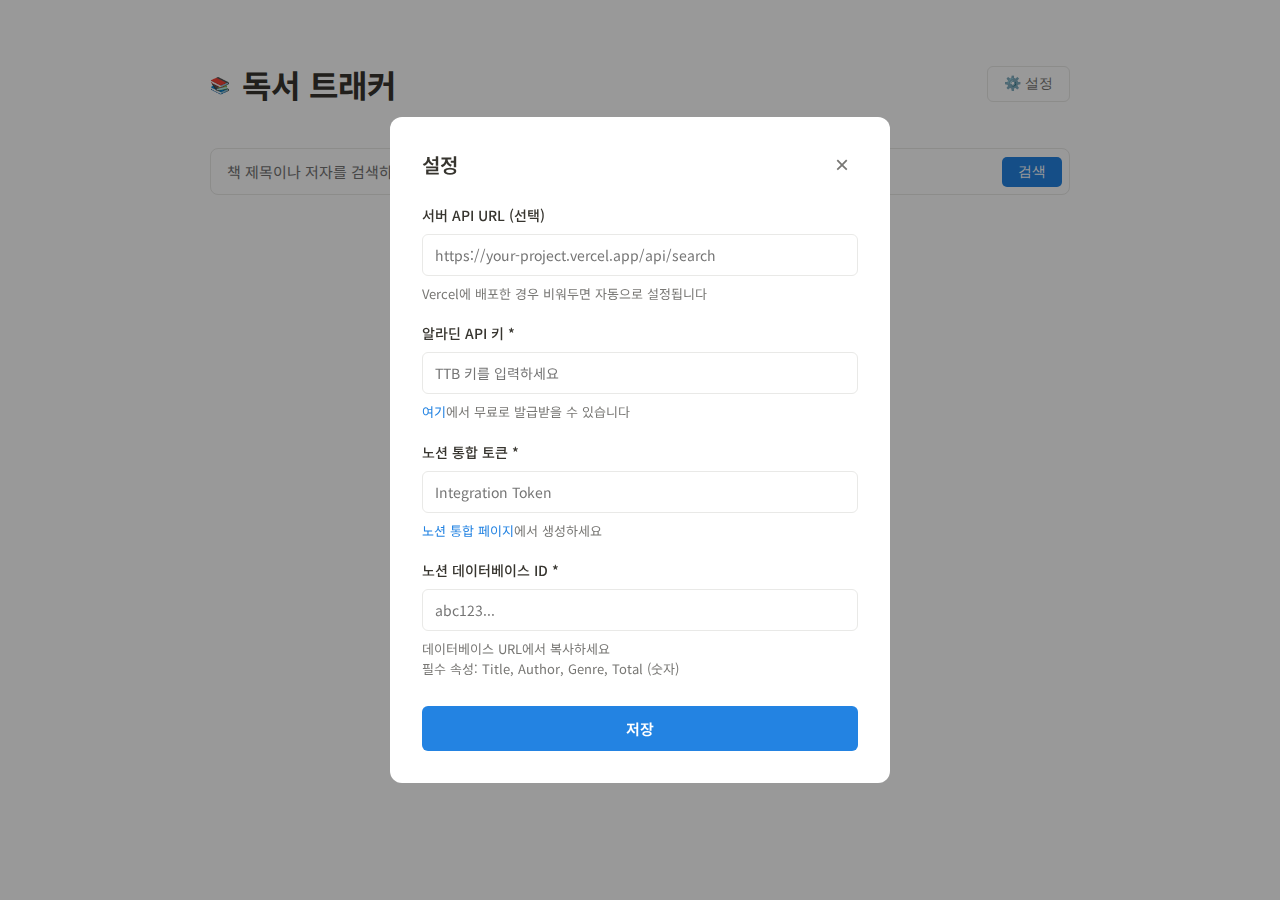
<file: index.html>
<!DOCTYPE html>
<html lang="ko">
<head>
    <meta charset="UTF-8">
    <meta name="viewport" content="width=device-width, initial-scale=1.0">
    <title>Add Book</title>
    <link rel="preconnect" href="https://fonts.googleapis.com">
    <link rel="preconnect" href="https://fonts.gstatic.com" crossorigin>
    <link href="https://fonts.googleapis.com/css2?family=Noto+Sans+KR:wght@300;400;500;600;700&display=swap" rel="stylesheet">
    <style>
        * {
            margin: 0;
            padding: 0;
            box-sizing: border-box;
        }

        :root {
            --bg: #ffffff;
            --text: #37352f;
            --text-secondary: #787774;
            --border: #e9e9e7;
            --hover: #f7f6f3;
            --primary: #2383e2;
            --primary-hover: #1a6dc9;
            --success: #0f7b6c;
            --error: #e03e3e;
        }

        body {
            font-family: 'Noto Sans KR', -apple-system, sans-serif;
            background: var(--bg);
            color: var(--text);
            line-height: 1.5;
            min-height: 100vh;
        }

        .container {
            max-width: 900px;
            margin: 0 auto;
            padding: 60px 20px 40px;
        }

        /* 헤더 */
        .header {
            display: flex;
            align-items: center;
            gap: 12px;
            margin-bottom: 40px;
        }

        .title {
            font-size: 32px;
            font-weight: 700;
            color: var(--text);
        }

        .settings-btn {
            margin-left: auto;
            padding: 8px 16px;
            background: transparent;
            border: 1px solid var(--border);
            border-radius: 6px;
            color: var(--text-secondary);
            font-size: 14px;
            cursor: pointer;
            transition: all 0.2s;
        }

        .settings-btn:hover {
            background: var(--hover);
        }

        /* 검색 박스 */
        .search-section {
            margin-bottom: 32px;
        }

        .search-box {
            position: relative;
            width: 100%;
        }

        .search-input {
            width: 100%;
            padding: 12px 48px 12px 16px;
            border: 1px solid var(--border);
            border-radius: 8px;
            font-size: 15px;
            font-family: 'Noto Sans KR', sans-serif;
            transition: all 0.2s;
        }

        .search-input:focus {
            outline: none;
            border-color: var(--primary);
            box-shadow: 0 0 0 2px rgba(35, 131, 226, 0.1);
        }

        .search-btn {
            position: absolute;
            right: 8px;
            top: 50%;
            transform: translateY(-50%);
            padding: 6px 16px;
            background: var(--primary);
            color: white;
            border: none;
            border-radius: 5px;
            font-size: 14px;
            font-weight: 500;
            cursor: pointer;
            transition: background 0.2s;
        }

        .search-btn:hover {
            background: var(--primary-hover);
        }

        /* 메시지 */
        .message {
            padding: 12px 16px;
            border-radius: 8px;
            font-size: 14px;
            margin-bottom: 16px;
        }

        .message.success {
            background: #e6fcf5;
            color: var(--success);
        }

        .message.error {
            background: #ffe2dd;
            color: var(--error);
        }

        .message.loading {
            background: var(--hover);
            color: var(--text-secondary);
        }

        /* 책 리스트 */
        .book-grid {
            display: grid;
            grid-template-columns: repeat(auto-fill, minmax(140px, 1fr));
            gap: 24px;
            margin-top: 24px;
        }

        .book-item {
            cursor: pointer;
            transition: transform 0.2s;
        }

        .book-item:hover {
            transform: translateY(-4px);
        }

        .book-cover-wrapper {
            position: relative;
            width: 100%;
            aspect-ratio: 2/3;
            margin-bottom: 12px;
            border-radius: 8px;
            overflow: hidden;
            box-shadow: 0 2px 8px rgba(0,0,0,0.1);
        }

        .book-cover {
            width: 100%;
            height: 100%;
            object-fit: cover;
        }

        .book-item.selected .book-cover-wrapper {
            outline: 3px solid var(--primary);
        }

        .book-title {
            font-size: 14px;
            font-weight: 500;
            color: var(--text);
            margin-bottom: 4px;
            overflow: hidden;
            text-overflow: ellipsis;
            display: -webkit-box;
            -webkit-line-clamp: 2;
            -webkit-box-orient: vertical;
            line-height: 1.4;
        }

        .book-author {
            font-size: 13px;
            color: var(--text-secondary);
            overflow: hidden;
            text-overflow: ellipsis;
            white-space: nowrap;
        }

        /* 추가 버튼 */
        .add-button-wrapper {
            position: fixed;
            bottom: 32px;
            right: 32px;
            z-index: 100;
        }

        .add-button {
            padding: 14px 24px;
            background: var(--primary);
            color: white;
            border: none;
            border-radius: 8px;
            font-size: 15px;
            font-weight: 600;
            cursor: pointer;
            box-shadow: 0 4px 12px rgba(35, 131, 226, 0.3);
            transition: all 0.2s;
            display: none;
            font-family: 'Noto Sans KR', sans-serif;
        }

        .add-button.show {
            display: block;
            animation: slideUp 0.3s ease;
        }

        .add-button:hover {
            background: var(--primary-hover);
            box-shadow: 0 6px 16px rgba(35, 131, 226, 0.4);
            transform: translateY(-2px);
        }

        @keyframes slideUp {
            from {
                opacity: 0;
                transform: translateY(20px);
            }
            to {
                opacity: 1;
                transform: translateY(0);
            }
        }

        /* 설정 모달 */
        .modal {
            display: none;
            position: fixed;
            top: 0;
            left: 0;
            right: 0;
            bottom: 0;
            background: rgba(0,0,0,0.4);
            z-index: 1000;
            align-items: center;
            justify-content: center;
            padding: 20px;
        }

        .modal.show {
            display: flex;
        }

        .modal-content {
            background: white;
            border-radius: 12px;
            padding: 32px;
            max-width: 500px;
            width: 100%;
            max-height: 90vh;
            overflow-y: auto;
        }

        .modal-header {
            display: flex;
            justify-content: space-between;
            align-items: center;
            margin-bottom: 24px;
        }

        .modal-title {
            font-size: 20px;
            font-weight: 600;
        }

        .close-btn {
            background: none;
            border: none;
            font-size: 24px;
            color: var(--text-secondary);
            cursor: pointer;
            padding: 0;
            width: 32px;
            height: 32px;
            display: flex;
            align-items: center;
            justify-content: center;
            border-radius: 4px;
        }

        .close-btn:hover {
            background: var(--hover);
        }

        .input-group {
            margin-bottom: 20px;
        }

        .input-group label {
            display: block;
            font-size: 14px;
            font-weight: 500;
            color: var(--text);
            margin-bottom: 8px;
        }

        .input-group input {
            width: 100%;
            padding: 10px 12px;
            border: 1px solid var(--border);
            border-radius: 6px;
            font-size: 14px;
            font-family: 'Noto Sans KR', sans-serif;
        }

        .input-group input:focus {
            outline: none;
            border-color: var(--primary);
        }

        .help-text {
            font-size: 13px;
            color: var(--text-secondary);
            margin-top: 8px;
            line-height: 1.5;
        }

        .help-text a {
            color: var(--primary);
            text-decoration: none;
        }

        .help-text a:hover {
            text-decoration: underline;
        }

        .save-btn {
            width: 100%;
            padding: 12px;
            background: var(--primary);
            color: white;
            border: none;
            border-radius: 6px;
            font-size: 15px;
            font-weight: 600;
            cursor: pointer;
            margin-top: 8px;
            font-family: 'Noto Sans KR', sans-serif;
        }

        .save-btn:hover {
            background: var(--primary-hover);
        }

        /* 빈 상태 */
        .empty-state {
            text-align: center;
            padding: 80px 20px;
            color: var(--text-secondary);
        }

        .empty-state-icon {
            font-size: 64px;
            margin-bottom: 16px;
            opacity: 0.3;
        }

        .empty-state-text {
            font-size: 15px;
        }

        /* 로딩 스피너 */
        .spinner {
            display: inline-block;
            width: 16px;
            height: 16px;
            border: 2px solid var(--border);
            border-top-color: var(--primary);
            border-radius: 50%;
            animation: spin 0.8s linear infinite;
        }

        @keyframes spin {
            to { transform: rotate(360deg); }
        }

        @media (max-width: 640px) {
            .container {
                padding: 40px 16px 80px;
            }

            .title {
                font-size: 24px;
            }

            .book-grid {
                grid-template-columns: repeat(auto-fill, minmax(120px, 1fr));
                gap: 16px;
            }

            .add-button-wrapper {
                bottom: 20px;
                right: 20px;
            }
        }
    </style>
</head>
<body>
    <div class="container">
        <div class="header">
            <div class="icon">📚</div>
            <h1 class="title">독서 트래커</h1>
            <button class="settings-btn" onclick="openSettings()">⚙️ 설정</button>
        </div>

        <div class="search-section">
            <div class="search-box">
                <input 
                    type="text" 
                    id="searchQuery" 
                    class="search-input" 
                    placeholder="책 제목이나 저자를 검색하세요"
                    onkeypress="if(event.key==='Enter') searchBooks()"
                >
                <button class="search-btn" onclick="searchBooks()">검색</button>
            </div>
        </div>

        <div id="message"></div>
        <div id="results"></div>
    </div>

    <div class="add-button-wrapper">
        <button class="add-button" id="addButton" onclick="addSelectedToNotion()">
            노션에 추가
        </button>
    </div>

    <!-- 설정 모달 -->
    <div class="modal" id="settingsModal">
        <div class="modal-content">
            <div class="modal-header">
                <h2 class="modal-title">설정</h2>
                <button class="close-btn" onclick="closeSettings()">×</button>
            </div>

            <div class="input-group">
                <label for="apiUrl">서버 API URL (선택)</label>
                <input type="text" id="apiUrl" placeholder="https://your-project.vercel.app/api/search">
                <div class="help-text">Vercel에 배포한 경우 비워두면 자동으로 설정됩니다</div>
            </div>

            <div class="input-group">
                <label for="aladinKey">알라딘 API 키 *</label>
                <input type="text" id="aladinKey" placeholder="TTB 키를 입력하세요">
                <div class="help-text">
                    <a href="https://www.aladin.co.kr/ttb/wblog_manage.aspx" target="_blank">여기</a>에서 무료로 발급받을 수 있습니다
                </div>
            </div>

            <div class="input-group">
                <label for="notionToken">노션 통합 토큰 *</label>
                <input type="password" id="notionToken" placeholder="Integration Token">
                <div class="help-text">
                    <a href="https://www.notion.so/my-integrations" target="_blank">노션 통합 페이지</a>에서 생성하세요
                </div>
            </div>

            <div class="input-group">
                <label for="notionDatabase">노션 데이터베이스 ID *</label>
                <input type="text" id="notionDatabase" placeholder="abc123...">
                <div class="help-text">
                    데이터베이스 URL에서 복사하세요<br>
                    필수 속성: Title, Author, Genre, Total (숫자)
                </div>
            </div>

            <button class="save-btn" onclick="saveSettings()">저장</button>
        </div>
    </div>

    <script>
        let selectedBook = null;

        // 초기화
        window.addEventListener('load', () => {
            const apiUrl = localStorage.getItem('apiUrl');
            const aladinKey = localStorage.getItem('aladinKey');
            const notionToken = localStorage.getItem('notionToken');
            const notionDatabase = localStorage.getItem('notionDatabase');

            if (apiUrl) document.getElementById('apiUrl').value = apiUrl;
            if (aladinKey) document.getElementById('aladinKey').value = aladinKey;
            if (notionToken) document.getElementById('notionToken').value = notionToken;
            if (notionDatabase) document.getElementById('notionDatabase').value = notionDatabase;

            // 설정이 없으면 모달 자동 열기
            if (!aladinKey || !notionToken || !notionDatabase) {
                openSettings();
            }
        });

        function openSettings() {
            document.getElementById('settingsModal').classList.add('show');
        }

        function closeSettings() {
            document.getElementById('settingsModal').classList.remove('show');
        }

        function saveSettings() {
            localStorage.setItem('apiUrl', document.getElementById('apiUrl').value.trim());
            localStorage.setItem('aladinKey', document.getElementById('aladinKey').value.trim());
            localStorage.setItem('notionToken', document.getElementById('notionToken').value.trim());
            localStorage.setItem('notionDatabase', document.getElementById('notionDatabase').value.trim());
            
            showMessage('설정이 저장되었습니다', 'success');
            closeSettings();
        }

        function showMessage(text, type = 'loading') {
            const messageDiv = document.getElementById('message');
            messageDiv.innerHTML = `<div class="message ${type}">${text}</div>`;
            
            if (type === 'success' || type === 'error') {
                setTimeout(() => {
                    messageDiv.innerHTML = '';
                }, 3000);
            }
        }

        async function searchBooks() {
            const apiUrl = localStorage.getItem('apiUrl');
            const aladinKey = localStorage.getItem('aladinKey');
            const query = document.getElementById('searchQuery').value.trim();
            const resultsDiv = document.getElementById('results');

            if (!aladinKey) {
                showMessage('설정에서 알라딘 API 키를 입력해주세요', 'error');
                openSettings();
                return;
            }

            if (!query) {
                showMessage('검색어를 입력해주세요', 'error');
                return;
            }

            showMessage('검색 중...');
            resultsDiv.innerHTML = '';
            selectedBook = null;
            document.getElementById('addButton').classList.remove('show');

            try {
                let data;
                const baseUrl = apiUrl ? apiUrl.replace('/api/search', '') : window.location.origin;
                const searchApiUrl = `${baseUrl}/api/search`;

                const response = await fetch(`${searchApiUrl}?ttbkey=${aladinKey}&query=${encodeURIComponent(query)}`);
                
                if (!response.ok) throw new Error(`서버 오류: ${response.status}`);
                data = await response.json();

                if (!data.item || data.item.length === 0) {
                    showMessage('검색 결과가 없습니다', 'error');
                    resultsDiv.innerHTML = '<div class="empty-state"><div class="empty-state-icon">🔍</div><div class="empty-state-text">검색 결과가 없습니다</div></div>';
                    return;
                }

                showMessage(`${data.item.length}개의 책을 찾았습니다`, 'success');
                
                resultsDiv.innerHTML = `
                    <div class="book-grid">
                        ${data.item.map((book, index) => `
                            <div class="book-item" onclick="selectBook(${index})">
                                <div class="book-cover-wrapper">
                                    <img src="${book.cover}" alt="${book.title}" class="book-cover" 
                                         onerror="this.src='data:image/svg+xml,%3Csvg xmlns=%22http://www.w3.org/2000/svg%22 width=%22200%22 height=%22300%22%3E%3Crect fill=%22%23f0f0f0%22 width=%22200%22 height=%22300%22/%3E%3Ctext x=%2250%25%22 y=%2250%25%22 text-anchor=%22middle%22 fill=%22%23999%22 font-size=%2216%22%3E이미지 없음%3C/text%3E%3C/svg%3E'">
                                </div>
                                <div class="book-title">${book.title}</div>
                                <div class="book-author">${book.author}</div>
                            </div>
                        `).join('')}
                    </div>
                `;

                // 검색 결과 저장
                window.searchResults = data.item;

            } catch (error) {
                console.error('Error:', error);
                showMessage('검색 중 오류가 발생했습니다. 설정을 확인해주세요', 'error');
            }
        }

        function selectBook(index) {
            selectedBook = window.searchResults[index];
            
            // 모든 선택 해제
            document.querySelectorAll('.book-item').forEach(item => {
                item.classList.remove('selected');
            });
            
            // 선택한 책 표시
            document.querySelectorAll('.book-item')[index].classList.add('selected');
            
            // 추가 버튼 표시
            document.getElementById('addButton').classList.add('show');
        }

        async function addSelectedToNotion() {
            if (!selectedBook) {
                showMessage('책을 선택해주세요', 'error');
                return;
            }

            const apiUrl = localStorage.getItem('apiUrl');
            const notionToken = localStorage.getItem('notionToken');
            const notionDatabase = localStorage.getItem('notionDatabase');

            if (!notionToken || !notionDatabase) {
                showMessage('설정에서 노션 정보를 입력해주세요', 'error');
                openSettings();
                return;
            }

            showMessage('노션에 추가 중...');
            document.getElementById('addButton').classList.remove('show');

            try {
                const baseUrl = apiUrl ? apiUrl.replace('/api/search', '') : window.location.origin;
                const notionApiUrl = `${baseUrl}/api/add-to-notion`;

                const response = await fetch(notionApiUrl, {
                    method: 'POST',
                    headers: {
                        'Content-Type': 'application/json'
                    },
                    body: JSON.stringify({
                        token: notionToken,
                        databaseId: notionDatabase,
                        book: selectedBook
                    })
                });

                const result = await response.json();

                if (response.ok && result.success) {
                    showMessage('✓ 노션에 추가되었습니다!', 'success');
                    selectedBook = null;
                    document.querySelectorAll('.book-item').forEach(item => {
                        item.classList.remove('selected');
                    });
                } else {
                    showMessage(`추가 실패: ${result.error || '설정을 확인해주세요'}`, 'error');
                    document.getElementById('addButton').classList.add('show');
                }

            } catch (error) {
                console.error('Error:', error);
                showMessage('노션 추가 중 오류가 발생했습니다', 'error');
                document.getElementById('addButton').classList.add('show');
            }
        }

        // 모달 외부 클릭시 닫기
        document.getElementById('settingsModal').addEventListener('click', (e) => {
            if (e.target.id === 'settingsModal') {
                closeSettings();
            }
        });
    </script>
</body>
</html>
</file>
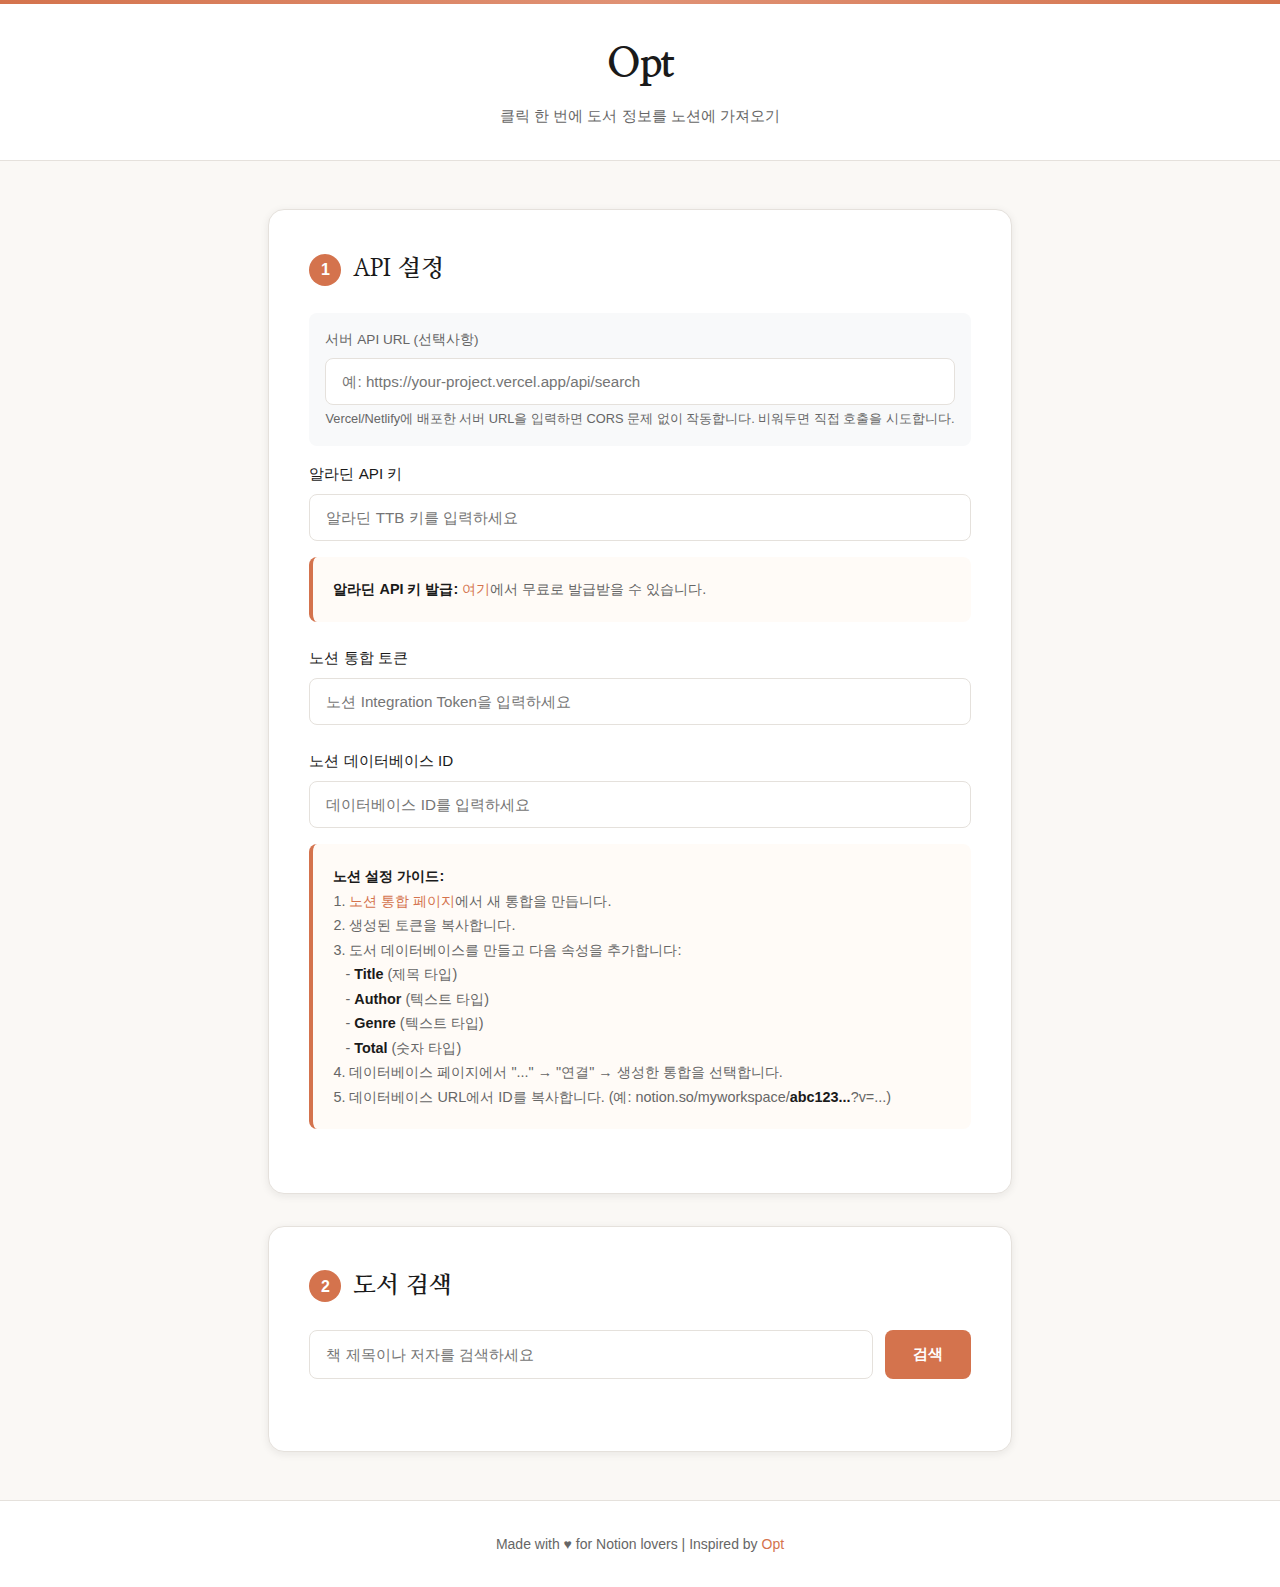
<file: book_widget/index.html>
<!DOCTYPE html>
<html lang="ko">
<head>
    <meta charset="UTF-8">
    <meta name="viewport" content="width=device-width, initial-scale=1.0">
    <title>Opt - 노션 독서노트 위젯</title>
    <link rel="preconnect" href="https://fonts.googleapis.com">
    <link rel="preconnect" href="https://fonts.gstatic.com" crossorigin>
    <link href="https://fonts.googleapis.com/css2?family=Nanum+Myeongjo:wght@400;700;800&family=Pretendard:wght@300;400;500;600;700&display=swap" rel="stylesheet">
    <style>
        * {
            margin: 0;
            padding: 0;
            box-sizing: border-box;
        }

        :root {
            --bg-primary: #faf8f5;
            --bg-secondary: #ffffff;
            --text-primary: #1a1a1a;
            --text-secondary: #666666;
            --accent: #d4734d;
            --accent-hover: #c26643;
            --border: #e5e1dc;
            --shadow: rgba(26, 26, 26, 0.08);
            --input-bg: #ffffff;
        }

        body {
            font-family: 'Pretendard', -apple-system, BlinkMacSystemFont, sans-serif;
            background: var(--bg-primary);
            color: var(--text-primary);
            line-height: 1.6;
            min-height: 100vh;
            display: flex;
            flex-direction: column;
            overflow-x: hidden;
        }

        .header {
            background: var(--bg-secondary);
            border-bottom: 1px solid var(--border);
            padding: 2rem 1.5rem;
            text-align: center;
            position: relative;
            overflow: hidden;
        }

        .header::before {
            content: '';
            position: absolute;
            top: 0;
            left: 0;
            right: 0;
            height: 4px;
            background: linear-gradient(90deg, var(--accent), #e09275, var(--accent));
        }

        .logo {
            font-family: 'Nanum Myeongjo', serif;
            font-size: 2.5rem;
            font-weight: 800;
            color: var(--text-primary);
            letter-spacing: -0.02em;
            margin-bottom: 0.5rem;
            animation: fadeInDown 0.6s ease-out;
        }

        .subtitle {
            font-size: 0.95rem;
            color: var(--text-secondary);
            font-weight: 400;
            animation: fadeInUp 0.6s ease-out 0.2s backwards;
        }

        .container {
            max-width: 900px;
            margin: 0 auto;
            padding: 3rem 1.5rem;
            flex: 1;
        }

        .setup-section {
            background: var(--bg-secondary);
            border-radius: 16px;
            padding: 2.5rem;
            margin-bottom: 2rem;
            box-shadow: 0 2px 8px var(--shadow);
            border: 1px solid var(--border);
            animation: fadeIn 0.8s ease-out 0.4s backwards;
        }

        .section-title {
            font-family: 'Nanum Myeongjo', serif;
            font-size: 1.5rem;
            font-weight: 700;
            margin-bottom: 1.5rem;
            color: var(--text-primary);
            display: flex;
            align-items: center;
            gap: 0.75rem;
        }

        .section-number {
            display: inline-flex;
            align-items: center;
            justify-content: center;
            width: 32px;
            height: 32px;
            background: var(--accent);
            color: white;
            border-radius: 50%;
            font-size: 1rem;
            font-weight: 600;
            font-family: 'Pretendard', sans-serif;
        }

        .input-group {
            margin-bottom: 1.5rem;
        }

        label {
            display: block;
            font-size: 0.95rem;
            font-weight: 500;
            color: var(--text-primary);
            margin-bottom: 0.5rem;
        }

        input[type="text"],
        input[type="password"],
        select {
            width: 100%;
            padding: 0.875rem 1rem;
            border: 1px solid var(--border);
            border-radius: 8px;
            font-size: 0.95rem;
            font-family: 'Pretendard', sans-serif;
            background: var(--input-bg);
            transition: all 0.2s ease;
        }

        input:focus,
        select:focus {
            outline: none;
            border-color: var(--accent);
            box-shadow: 0 0 0 3px rgba(212, 115, 77, 0.1);
        }

        .search-container {
            background: var(--bg-secondary);
            border-radius: 16px;
            padding: 2.5rem;
            box-shadow: 0 2px 8px var(--shadow);
            border: 1px solid var(--border);
            animation: fadeIn 0.8s ease-out 0.6s backwards;
        }

        .search-box {
            display: flex;
            gap: 0.75rem;
            margin-bottom: 2rem;
        }

        .search-input {
            flex: 1;
        }

        .btn {
            padding: 0.875rem 1.75rem;
            border: none;
            border-radius: 8px;
            font-size: 0.95rem;
            font-weight: 600;
            cursor: pointer;
            transition: all 0.2s ease;
            font-family: 'Pretendard', sans-serif;
            white-space: nowrap;
        }

        .btn-primary {
            background: var(--accent);
            color: white;
        }

        .btn-primary:hover {
            background: var(--accent-hover);
            transform: translateY(-1px);
            box-shadow: 0 4px 12px rgba(212, 115, 77, 0.3);
        }

        .btn-primary:active {
            transform: translateY(0);
        }

        .btn-secondary {
            background: var(--bg-primary);
            color: var(--text-primary);
            border: 1px solid var(--border);
        }

        .btn-secondary:hover {
            background: #f0ede8;
        }

        .results {
            display: grid;
            gap: 1rem;
        }

        .book-card {
            display: flex;
            gap: 1.5rem;
            padding: 1.5rem;
            background: var(--bg-primary);
            border-radius: 12px;
            border: 1px solid var(--border);
            cursor: pointer;
            transition: all 0.2s ease;
        }

        .book-card:hover {
            border-color: var(--accent);
            box-shadow: 0 4px 16px var(--shadow);
            transform: translateY(-2px);
        }

        .book-cover {
            width: 100px;
            height: 140px;
            object-fit: cover;
            border-radius: 6px;
            box-shadow: 0 2px 8px rgba(0,0,0,0.15);
            flex-shrink: 0;
        }

        .book-info {
            flex: 1;
            display: flex;
            flex-direction: column;
            gap: 0.5rem;
        }

        .book-title {
            font-family: 'Nanum Myeongjo', serif;
            font-size: 1.125rem;
            font-weight: 700;
            color: var(--text-primary);
            line-height: 1.4;
        }

        .book-author {
            font-size: 0.95rem;
            color: var(--text-secondary);
        }

        .book-publisher {
            font-size: 0.875rem;
            color: var(--text-secondary);
        }

        .book-description {
            font-size: 0.875rem;
            color: var(--text-secondary);
            line-height: 1.6;
            display: -webkit-box;
            -webkit-line-clamp: 3;
            -webkit-box-orient: vertical;
            overflow: hidden;
        }

        .info-box {
            background: #fffbf7;
            border-left: 4px solid var(--accent);
            padding: 1.25rem;
            border-radius: 8px;
            font-size: 0.9rem;
            color: var(--text-secondary);
            margin-top: 1rem;
            line-height: 1.7;
        }

        .info-box strong {
            color: var(--text-primary);
        }

        .loading {
            text-align: center;
            padding: 2rem;
            color: var(--text-secondary);
        }

        .spinner {
            border: 3px solid var(--border);
            border-top: 3px solid var(--accent);
            border-radius: 50%;
            width: 40px;
            height: 40px;
            animation: spin 1s linear infinite;
            margin: 0 auto 1rem;
        }

        .error {
            background: #fff0f0;
            border: 1px solid #ffcccc;
            color: #cc0000;
            padding: 1rem;
            border-radius: 8px;
            margin-bottom: 1rem;
        }

        .success {
            background: #f0fff0;
            border: 1px solid #ccffcc;
            color: #008800;
            padding: 1rem;
            border-radius: 8px;
            margin-bottom: 1rem;
        }

        .footer {
            background: var(--bg-secondary);
            border-top: 1px solid var(--border);
            padding: 2rem 1.5rem;
            text-align: center;
            color: var(--text-secondary);
            font-size: 0.875rem;
        }

        @keyframes fadeIn {
            from {
                opacity: 0;
                transform: translateY(20px);
            }
            to {
                opacity: 1;
                transform: translateY(0);
            }
        }

        @keyframes fadeInDown {
            from {
                opacity: 0;
                transform: translateY(-20px);
            }
            to {
                opacity: 1;
                transform: translateY(0);
            }
        }

        @keyframes fadeInUp {
            from {
                opacity: 0;
                transform: translateY(10px);
            }
            to {
                opacity: 1;
                transform: translateY(0);
            }
        }

        @keyframes spin {
            0% { transform: rotate(0deg); }
            100% { transform: rotate(360deg); }
        }

        @media (max-width: 640px) {
            .book-card {
                flex-direction: column;
                align-items: center;
                text-align: center;
            }

            .search-box {
                flex-direction: column;
            }

            .btn {
                width: 100%;
            }
        }

        .guide-link {
            color: var(--accent);
            text-decoration: none;
            font-weight: 500;
        }

        .guide-link:hover {
            text-decoration: underline;
        }

        .api-url-group {
            background: #f8f9fa;
            padding: 1rem;
            border-radius: 8px;
            margin-bottom: 1rem;
        }

        .api-url-group label {
            font-size: 0.85rem;
            color: var(--text-secondary);
        }

        .api-url-group small {
            display: block;
            margin-top: 0.25rem;
            color: var(--text-secondary);
            font-size: 0.8rem;
        }
    </style>
</head>
<body>
    <div class="header">
        <h1 class="logo">Opt</h1>
        <p class="subtitle">클릭 한 번에 도서 정보를 노션에 가져오기</p>
    </div>

    <div class="container">
        <div class="setup-section">
            <h2 class="section-title">
                <span class="section-number">1</span>
                API 설정
            </h2>
            
            <div class="api-url-group">
                <label for="apiUrl">서버 API URL (선택사항)</label>
                <input type="text" id="apiUrl" placeholder="예: https://your-project.vercel.app/api/search">
                <small>Vercel/Netlify에 배포한 서버 URL을 입력하면 CORS 문제 없이 작동합니다. 비워두면 직접 호출을 시도합니다.</small>
            </div>

            <div class="input-group">
                <label for="aladinKey">알라딘 API 키</label>
                <input type="text" id="aladinKey" placeholder="알라딘 TTB 키를 입력하세요">
                <div class="info-box">
                    <strong>알라딘 API 키 발급:</strong> <a href="https://www.aladin.co.kr/ttb/wblog_manage.aspx" target="_blank" class="guide-link">여기</a>에서 무료로 발급받을 수 있습니다.
                </div>
            </div>

            <div class="input-group">
                <label for="notionToken">노션 통합 토큰</label>
                <input type="password" id="notionToken" placeholder="노션 Integration Token을 입력하세요">
            </div>

            <div class="input-group">
                <label for="notionDatabase">노션 데이터베이스 ID</label>
                <input type="text" id="notionDatabase" placeholder="데이터베이스 ID를 입력하세요">
                <div class="info-box">
                    <strong>노션 설정 가이드:</strong><br>
                    1. <a href="https://www.notion.so/my-integrations" target="_blank" class="guide-link">노션 통합 페이지</a>에서 새 통합을 만듭니다.<br>
                    2. 생성된 토큰을 복사합니다.<br>
                    3. 도서 데이터베이스를 만들고 다음 속성을 추가합니다:<br>
                    &nbsp;&nbsp;&nbsp;- <strong>Title</strong> (제목 타입)<br>
                    &nbsp;&nbsp;&nbsp;- <strong>Author</strong> (텍스트 타입)<br>
                    &nbsp;&nbsp;&nbsp;- <strong>Genre</strong> (텍스트 타입)<br>
                    &nbsp;&nbsp;&nbsp;- <strong>Total</strong> (숫자 타입)<br>
                    4. 데이터베이스 페이지에서 "..." → "연결" → 생성한 통합을 선택합니다.<br>
                    5. 데이터베이스 URL에서 ID를 복사합니다. (예: notion.so/myworkspace/<strong>abc123...</strong>?v=...)
                </div>
            </div>
        </div>

        <div class="search-container">
            <h2 class="section-title">
                <span class="section-number">2</span>
                도서 검색
            </h2>

            <div class="search-box">
                <input type="text" id="searchQuery" class="search-input" placeholder="책 제목이나 저자를 검색하세요">
                <button class="btn btn-primary" onclick="searchBooks()">검색</button>
            </div>

            <div id="message"></div>
            <div id="results" class="results"></div>
        </div>
    </div>

    <div class="footer">
        Made with ♥ for Notion lovers | Inspired by <a href="https://nomadcoders.co/community/thread/10907" target="_blank" class="guide-link">Opt</a>
    </div>

    <script>
        // 로컬 스토리지에서 설정 불러오기
        window.addEventListener('load', () => {
            const apiUrl = localStorage.getItem('apiUrl');
            const aladinKey = localStorage.getItem('aladinKey');
            const notionToken = localStorage.getItem('notionToken');
            const notionDatabase = localStorage.getItem('notionDatabase');

            if (apiUrl) document.getElementById('apiUrl').value = apiUrl;
            if (aladinKey) document.getElementById('aladinKey').value = aladinKey;
            if (notionToken) document.getElementById('notionToken').value = notionToken;
            if (notionDatabase) document.getElementById('notionDatabase').value = notionDatabase;
        });

        // 엔터 키로 검색
        document.getElementById('searchQuery').addEventListener('keypress', (e) => {
            if (e.key === 'Enter') searchBooks();
        });

        async function searchBooks() {
            const apiUrl = document.getElementById('apiUrl').value.trim();
            const aladinKey = document.getElementById('aladinKey').value.trim();
            const query = document.getElementById('searchQuery').value.trim();
            const messageDiv = document.getElementById('message');
            const resultsDiv = document.getElementById('results');

            // 설정 저장
            localStorage.setItem('apiUrl', apiUrl);
            localStorage.setItem('aladinKey', aladinKey);
            localStorage.setItem('notionToken', document.getElementById('notionToken').value.trim());
            localStorage.setItem('notionDatabase', document.getElementById('notionDatabase').value.trim());

            if (!aladinKey) {
                messageDiv.innerHTML = '<div class="error">알라딘 API 키를 입력해주세요.</div>';
                return;
            }

            if (!query) {
                messageDiv.innerHTML = '<div class="error">검색어를 입력해주세요.</div>';
                return;
            }

            messageDiv.innerHTML = '<div class="loading"><div class="spinner"></div>검색 중...</div>';
            resultsDiv.innerHTML = '';

            try {
                let data;
                
                if (apiUrl) {
                    // 서버 API 사용
                    const response = await fetch(`${apiUrl}?ttbkey=${aladinKey}&query=${encodeURIComponent(query)}`);
                    if (!response.ok) throw new Error(`서버 오류: ${response.status}`);
                    data = await response.json();
                } else {
                    // 직접 알라딘 API 호출
                    const aladinUrl = `https://www.aladin.co.kr/ttb/api/ItemSearch.aspx?ttbkey=${aladinKey}&Query=${encodeURIComponent(query)}&QueryType=Title&MaxResults=10&start=1&SearchTarget=Book&output=JS&Version=20131101`;
                    const response = await fetch(aladinUrl);
                    if (!response.ok) throw new Error(`알라딘 API 오류: ${response.status}`);
                    data = await response.json();
                }

                if (!data.item || data.item.length === 0) {
                    messageDiv.innerHTML = '<div class="error">검색 결과가 없습니다.</div>';
                    return;
                }

                messageDiv.innerHTML = `<div class="success">${data.item.length}개의 도서를 찾았습니다. 원하는 책을 클릭하세요!</div>`;
                
                resultsDiv.innerHTML = data.item.map(book => `
                    <div class="book-card" onclick='addToNotion(${JSON.stringify(book).replace(/'/g, "&#39;")})'>
                        <img src="${book.cover}" alt="${book.title}" class="book-cover" onerror="this.src='data:image/svg+xml,%3Csvg xmlns=%22http://www.w3.org/2000/svg%22 width=%22100%22 height=%22140%22%3E%3Crect fill=%22%23e5e1dc%22 width=%22100%22 height=%22140%22/%3E%3Ctext x=%2250%25%22 y=%2250%25%22 text-anchor=%22middle%22 fill=%22%23999%22 font-size=%2212%22%3E이미지 없음%3C/text%3E%3C/svg%3E'">
                        <div class="book-info">
                            <div class="book-title">${book.title}</div>
                            <div class="book-author">${book.author}</div>
                            <div class="book-publisher">${book.publisher} · ${book.pubDate}</div>
                            ${book.description ? `<div class="book-description">${book.description}</div>` : ''}
                        </div>
                    </div>
                `).join('');

            } catch (error) {
                console.error('Error:', error);
                messageDiv.innerHTML = `<div class="error">
                    검색 중 오류가 발생했습니다.<br>
                    <br>
                    <strong>CORS 문제 해결방법:</strong><br>
                    1. 위 "서버 API URL"에 배포된 서버 주소를 입력하세요<br>
                    2. 또는 <a href="https://chrome.google.com/webstore/detail/cors-unblock/lfhmikememgdcahcdlaciloancbhjino" target="_blank" style="color: var(--accent);">CORS Unblock 확장프로그램</a> 설치<br>
                    <br>
                    에러: ${error.message}
                </div>`;
            }
        }

        async function addToNotion(book) {
            const notionToken = document.getElementById('notionToken').value.trim();
            const notionDatabase = document.getElementById('notionDatabase').value.trim();
            const messageDiv = document.getElementById('message');

            if (!notionToken || !notionDatabase) {
                messageDiv.innerHTML = '<div class="error">노션 설정을 완료해주세요.</div>';
                return;
            }

            messageDiv.innerHTML = '<div class="loading"><div class="spinner"></div>노션에 추가 중...</div>';

            try {
                const response = await fetch('https://api.notion.com/v1/pages', {
                    method: 'POST',
                    headers: {
                        'Authorization': `Bearer ${notionToken}`,
                        'Content-Type': 'application/json',
                        'Notion-Version': '2022-06-28'
                    },
                    body: JSON.stringify({
                        parent: { database_id: notionDatabase },
                        properties: {
                            'Title': {
                                title: [
                                    {
                                        text: {
                                            content: book.title
                                        }
                                    }
                                ]
                            },
                            'Author': {
                                rich_text: [
                                    {
                                        text: {
                                            content: book.author || ''
                                        }
                                    }
                                ]
                            },
                            'Genre': {
                                rich_text: [
                                    {
                                        text: {
                                            content: book.categoryName || ''
                                        }
                                    }
                                ]
                            },
                            'Total': {
                                number: book.subInfo?.itemPage || null
                            }
                        },
                        cover: book.cover ? {
                            external: {
                                url: book.cover
                            }
                        } : undefined,
                        children: book.description ? [
                            {
                                object: 'block',
                                type: 'paragraph',
                                paragraph: {
                                    rich_text: [
                                        {
                                            type: 'text',
                                            text: {
                                                content: book.description
                                            }
                                        }
                                    ]
                                }
                            }
                        ] : undefined
                    })
                });

                if (response.ok) {
                    messageDiv.innerHTML = '<div class="success">✓ 노션에 성공적으로 추가되었습니다!</div>';
                } else {
                    const error = await response.json();
                    console.error('Notion API Error:', error);
                    messageDiv.innerHTML = `<div class="error">노션 추가 실패: ${error.message || '데이터베이스 설정을 확인해주세요.'}</div>`;
                }

            } catch (error) {
                console.error('Error:', error);
                let errorMsg = '노션 추가 중 오류가 발생했습니다.<br>';
                errorMsg += `토큰: ${notionToken ? '입력됨 ✓' : '미입력 ✗'}<br>`;
                errorMsg += `DB ID: ${notionDatabase ? '입력됨 ✓' : '미입력 ✗'}<br>`;
                errorMsg += `에러: ${error.message}`;
                messageDiv.innerHTML = `<div class="error">${errorMsg}</div>`;
            }
        }
    </script>
</body>
</html>
</file>
